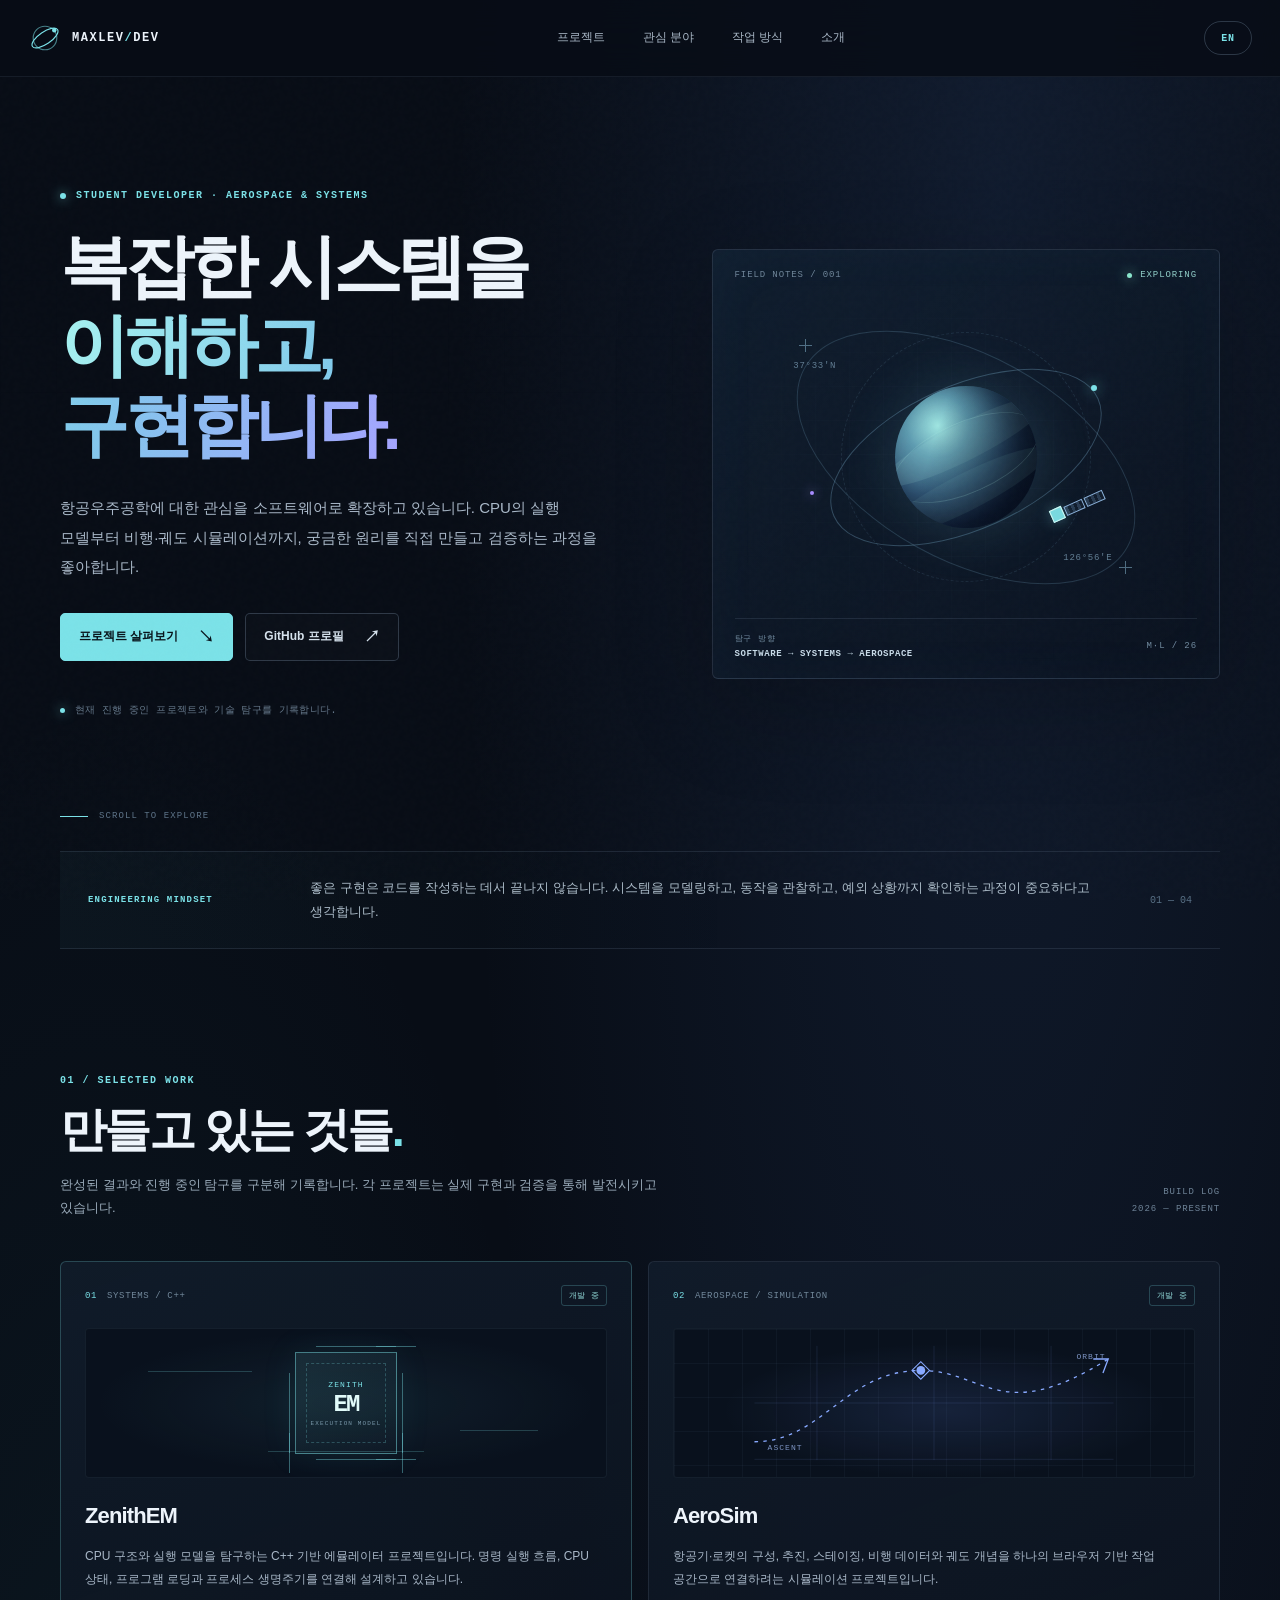
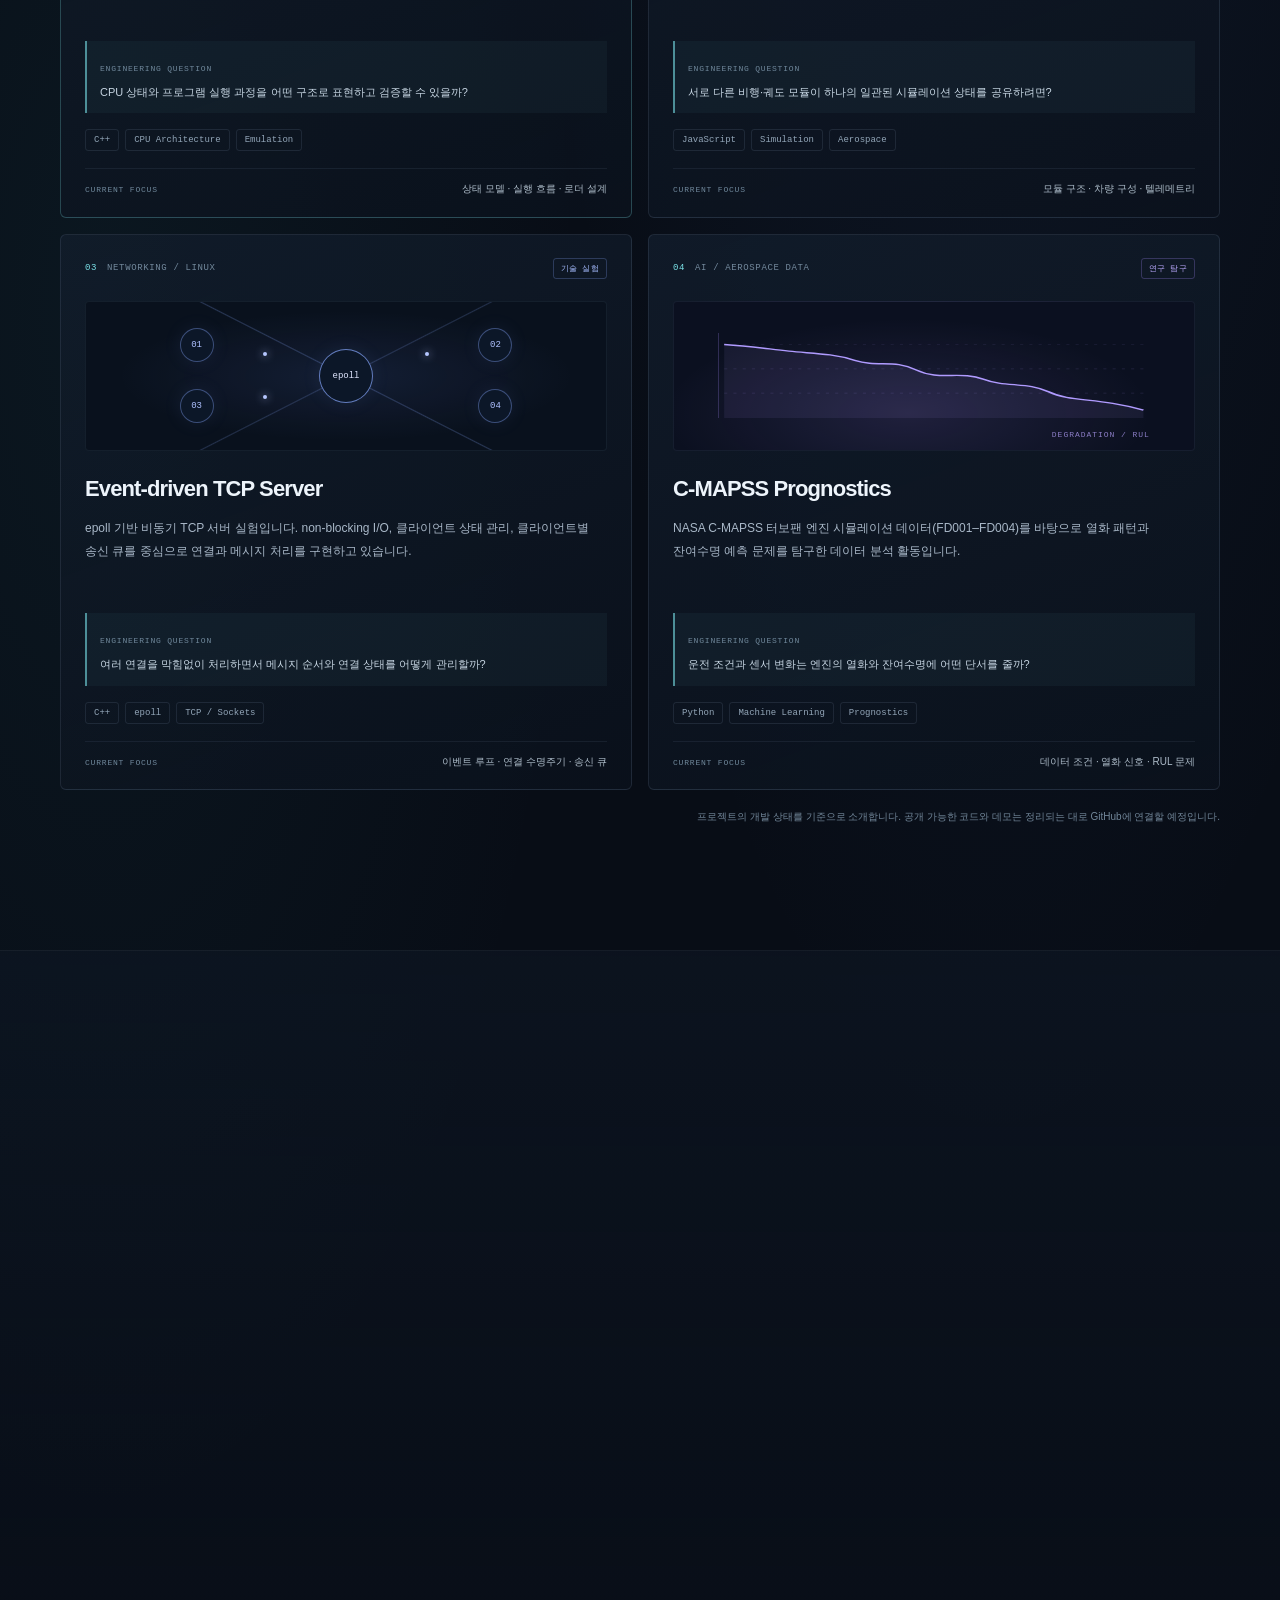
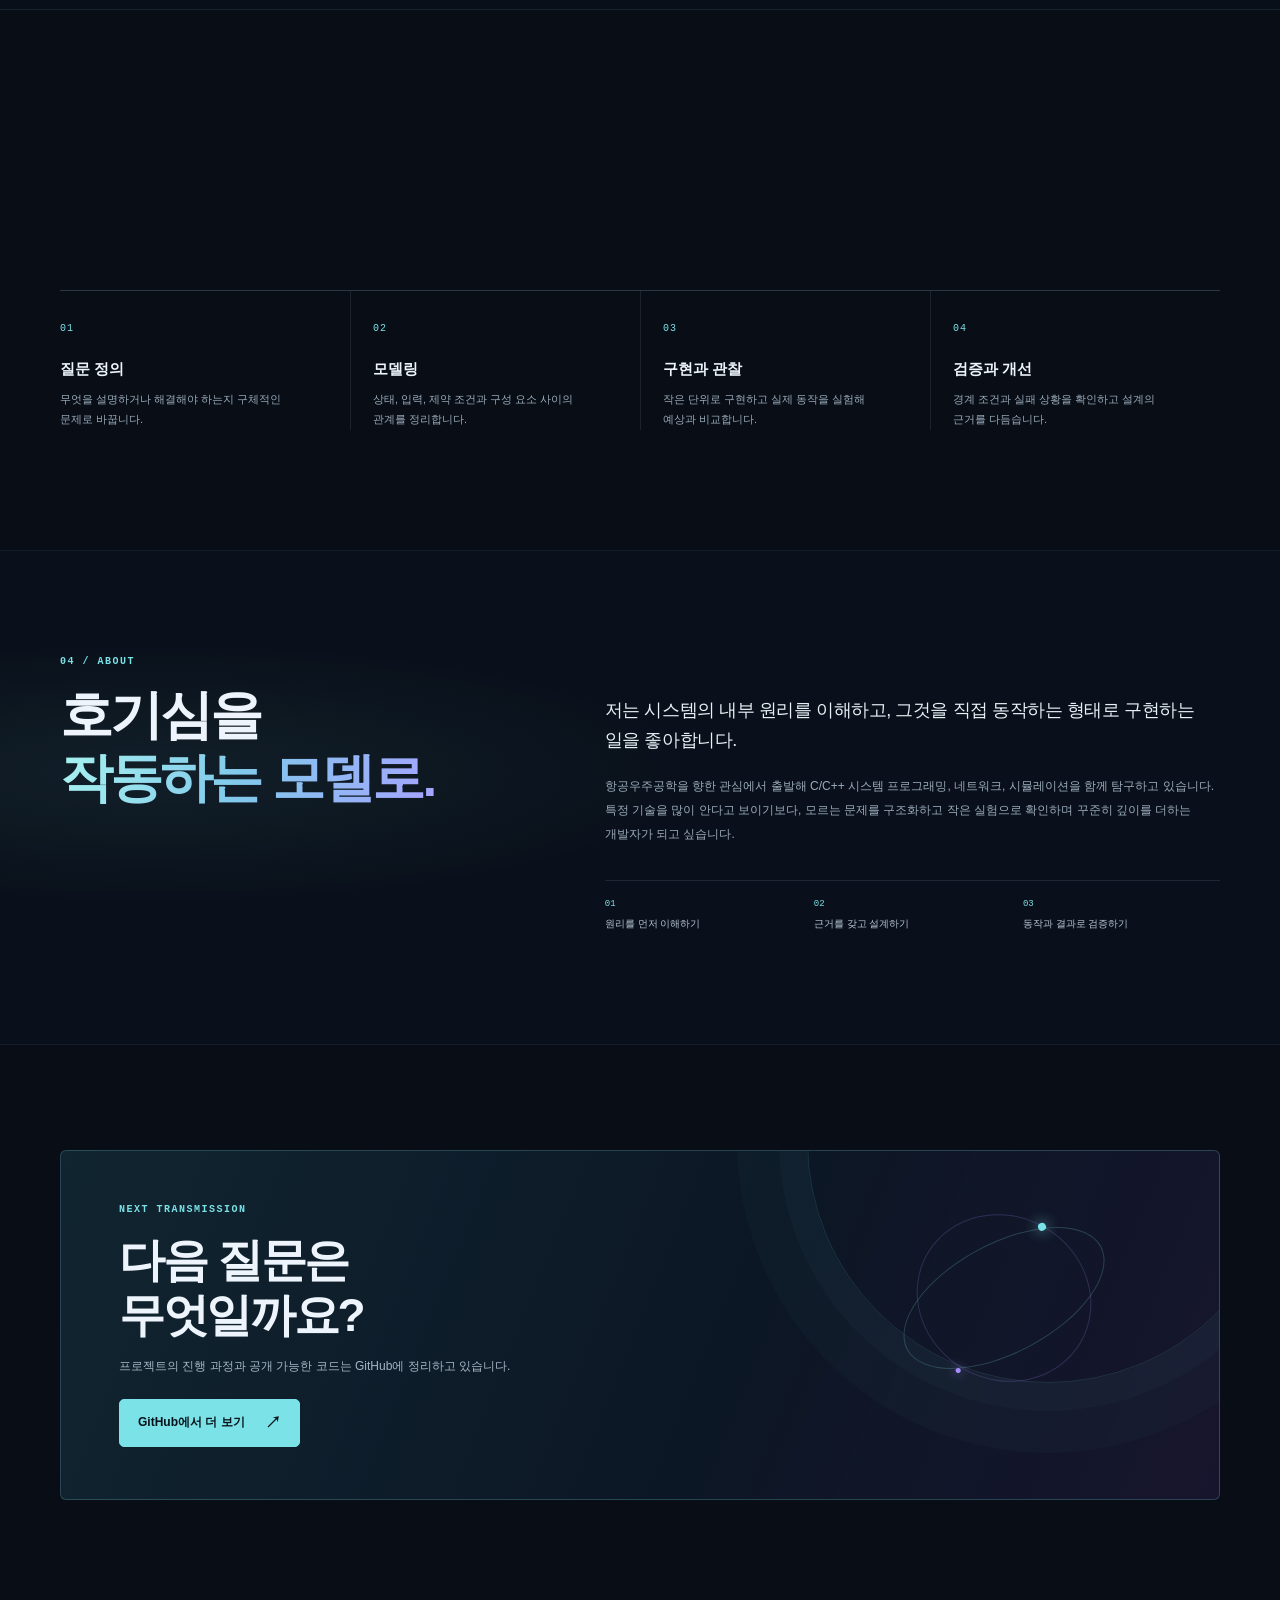
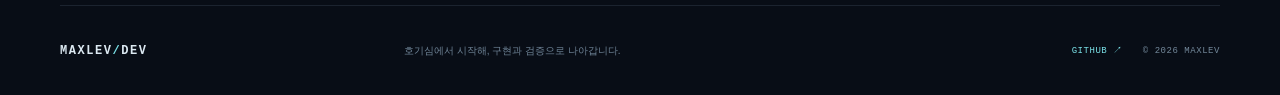
<file: index.html>
<!doctype html>
<html lang="ko">
<head>
  <meta charset="utf-8">
  <meta name="viewport" content="width=device-width, initial-scale=1">
  <meta name="theme-color" content="#080d16">
  <meta name="description" content="MaxLev — Student developer exploring aerospace engineering, systems programming, and simulation.">
  <meta property="og:type" content="website">
  <meta property="og:title" content="MaxLev — Systems, Software & Aerospace">
  <meta property="og:description" content="A portfolio of engineering projects, experiments, and ideas in progress.">
  <meta property="og:url" content="https://maxlevdev.github.io/maxlevdev/">
  <title>MaxLev — Systems, Software & Aerospace</title>
  <link rel="icon" type="image/svg+xml" href="./favicon.svg">
  <link rel="stylesheet" href="./styles.css">
  <script src="./script.js" defer></script>
</head>
<body>
  <div class="site-noise" aria-hidden="true"></div>
  <header class="site-header">
    <div class="header-inner">
      <a class="brand" href="#top" aria-label="MaxLev home">
        <span class="brand-mark" aria-hidden="true">
          <svg viewBox="0 0 36 36" fill="none">
            <circle cx="18" cy="18" r="12.5" stroke="currentColor" stroke-width="1.2" opacity=".55"/>
            <ellipse cx="18" cy="18" rx="16" ry="6.5" transform="rotate(-34 18 18)" stroke="currentColor" stroke-width="1.2"/>
            <circle cx="27.8" cy="9.8" r="2.3" fill="currentColor"/>
          </svg>
        </span>
        <span class="brand-name">MAXLEV<span class="brand-slash">/</span>DEV</span>
      </a>
      <nav class="main-nav" aria-label="Main navigation">
        <a href="#work" data-copy="nav-work">프로젝트</a>
        <a href="#focus" data-copy="nav-focus">관심 분야</a>
        <a href="#approach" data-copy="nav-approach">작업 방식</a>
        <a href="#about" data-copy="nav-about">소개</a>
      </nav>
      <button class="language-toggle" id="languageToggle" type="button" aria-label="Switch language">EN</button>
    </div>
  </header>

  <main id="top">
    <section class="hero section-shell">
      <div class="hero-copy reveal">
        <p class="eyebrow"><span class="eyebrow-dot"></span><span data-copy="hero-eyebrow">STUDENT DEVELOPER · AEROSPACE & SYSTEMS</span></p>
        <h1><span data-copy="hero-line-one">복잡한 시스템을</span><br><span class="gradient-text" data-copy="hero-line-two">이해하고, 구현합니다.</span></h1>
        <p class="hero-lead" data-copy="hero-lead">항공우주공학에 대한 관심을 소프트웨어로 확장하고 있습니다. CPU의 실행 모델부터 비행·궤도 시뮬레이션까지, 궁금한 원리를 직접 만들고 검증하는 과정을 좋아합니다.</p>
        <div class="hero-actions">
          <a class="button button-primary" href="#work"><span data-copy="hero-cta-work">프로젝트 살펴보기</span><span class="button-arrow" aria-hidden="true">↘</span></a>
          <a class="button button-quiet" href="https://github.com/maxlevdev" target="_blank" rel="noopener noreferrer"><span data-copy="hero-cta-github">GitHub 프로필</span><span class="external-mark" aria-hidden="true">↗</span></a>
        </div>
        <div class="hero-footnote"><span class="status-pulse"></span><span data-copy="hero-footnote">현재 진행 중인 프로젝트와 기술 탐구를 기록합니다.</span></div>
      </div>

      <div class="hero-visual reveal" aria-label="Abstract orbital engineering illustration">
        <div class="visual-topline"><span>FIELD NOTES / 001</span><span class="visual-live"><i></i> EXPLORING</span></div>
        <div class="orbital-stage">
          <div class="orbit orbit-a"></div><div class="orbit orbit-b"></div><div class="orbit orbit-c"></div>
          <div class="planet"><div class="planet-shade"></div><div class="planet-latitude"></div></div>
          <div class="orbit-node node-a"></div><div class="orbit-node node-b"></div>
          <div class="satellite"><span class="satellite-core"></span><span class="satellite-panel panel-left"></span><span class="satellite-panel panel-right"></span></div>
          <div class="crosshair crosshair-one"></div><div class="crosshair crosshair-two"></div>
          <span class="coordinate coordinate-one">37°33′N</span><span class="coordinate coordinate-two">126°56′E</span>
        </div>
        <div class="visual-bottom"><div><span class="visual-label" data-copy="visual-label">탐구 방향</span><strong data-copy="visual-value">SOFTWARE → SYSTEMS → AEROSPACE</strong></div><span class="visual-index">M·L / 26</span></div>
      </div>
      <div class="hero-scroll" aria-hidden="true"><span></span> SCROLL TO EXPLORE</div>
    </section>

    <section class="intro-strip section-shell reveal">
      <div class="strip-label" data-copy="strip-label">ENGINEERING MINDSET</div>
      <p data-copy="strip-copy">좋은 구현은 코드를 작성하는 데서 끝나지 않습니다. 시스템을 모델링하고, 동작을 관찰하고, 예외 상황까지 확인하는 과정이 중요하다고 생각합니다.</p>
      <span class="strip-index">01 — 04</span>
    </section>

    <section class="section-shell section-block" id="work">
      <div class="section-heading reveal">
        <div>
          <p class="eyebrow section-eyebrow">01 / SELECTED WORK</p>
          <h2><span data-copy="work-title">만들고 있는 것들</span><span class="heading-period">.</span></h2>
          <p class="section-description" data-copy="work-description">완성된 결과와 진행 중인 탐구를 구분해 기록합니다. 각 프로젝트는 실제 구현과 검증을 통해 발전시키고 있습니다.</p>
        </div>
        <div class="heading-side-note"><span>BUILD LOG</span><span>2026 — PRESENT</span></div>
      </div>

      <div class="project-grid">
        <article class="project-card project-card-featured reveal" data-category="systems">
          <div class="project-card-top"><span class="project-number">01</span><span class="project-domain">SYSTEMS / C++</span><span class="project-status" data-copy="status-development">개발 중</span></div>
          <div class="project-visual visual-cpu" aria-hidden="true">
            <div class="cpu-frame"><span class="cpu-pin pin-t"></span><span class="cpu-pin pin-r"></span><span class="cpu-pin pin-b"></span><span class="cpu-pin pin-l"></span><div class="cpu-chip"><span>ZENITH</span><strong>EM</strong><small>EXECUTION MODEL</small></div></div>
            <div class="cpu-trace trace-one"></div><div class="cpu-trace trace-two"></div><div class="cpu-trace trace-three"></div>
          </div>
          <h3>ZenithEM</h3>
          <p class="project-summary" data-copy="project-zenith-summary">CPU 구조와 실행 모델을 탐구하는 C++ 기반 에뮬레이터 프로젝트입니다. 명령 실행 흐름, CPU 상태, 프로그램 로딩과 프로세스 생명주기를 연결해 설계하고 있습니다.</p>
          <div class="project-question"><span data-copy="question-label">ENGINEERING QUESTION</span><p data-copy="project-zenith-question">CPU 상태와 프로그램 실행 과정을 어떤 구조로 표현하고 검증할 수 있을까?</p></div>
          <div class="tag-row"><span>C++</span><span>CPU Architecture</span><span>Emulation</span></div>
          <div class="project-card-bottom"><span data-copy="focus-label">CURRENT FOCUS</span><span data-copy="project-zenith-focus">상태 모델 · 실행 흐름 · 로더 설계</span></div>
        </article>

        <article class="project-card reveal" data-category="aerospace">
          <div class="project-card-top"><span class="project-number">02</span><span class="project-domain">AEROSPACE / SIMULATION</span><span class="project-status" data-copy="status-development">개발 중</span></div>
          <div class="project-visual visual-aero" aria-hidden="true">
            <div class="flight-grid"></div>
            <svg class="flight-path" viewBox="0 0 440 150" fill="none">
              <path d="M16 119C93 119 119 38 205 38C278 38 295 102 418 25" stroke="currentColor" stroke-width="1.5" stroke-dasharray="4 6"/>
              <path d="M16 139H424M16 75H424M87 10V140M220 10V140M353 10V140" stroke="currentColor" opacity=".13"/>
              <circle cx="205" cy="38" r="5" fill="currentColor"/><path d="M401 25L418 25L412 41" stroke="currentColor" stroke-width="1.5"/>
              <path d="M195 38L205 28L215 38L205 48Z" stroke="currentColor" stroke-width="1.2"/>
            </svg>
            <span class="flight-label label-a">ASCENT</span><span class="flight-label label-b">ORBIT</span>
          </div>
          <h3>AeroSim</h3>
          <p class="project-summary" data-copy="project-aero-summary">항공기·로켓의 구성, 추진, 스테이징, 비행 데이터와 궤도 개념을 하나의 브라우저 기반 작업 공간으로 연결하려는 시뮬레이션 프로젝트입니다.</p>
          <div class="project-question"><span data-copy="question-label">ENGINEERING QUESTION</span><p data-copy="project-aero-question">서로 다른 비행·궤도 모듈이 하나의 일관된 시뮬레이션 상태를 공유하려면?</p></div>
          <div class="tag-row"><span>JavaScript</span><span>Simulation</span><span>Aerospace</span></div>
          <div class="project-card-bottom"><span data-copy="focus-label">CURRENT FOCUS</span><span data-copy="project-aero-focus">모듈 구조 · 차량 구성 · 텔레메트리</span></div>
        </article>

        <article class="project-card reveal" data-category="systems">
          <div class="project-card-top"><span class="project-number">03</span><span class="project-domain">NETWORKING / LINUX</span><span class="project-status status-lab" data-copy="status-lab">기술 실험</span></div>
          <div class="project-visual visual-network" aria-hidden="true">
            <div class="network-lines"></div><div class="network-node network-center">epoll</div>
            <div class="network-node network-n1">01</div><div class="network-node network-n2">02</div><div class="network-node network-n3">03</div><div class="network-node network-n4">04</div>
            <span class="packet packet-one"></span><span class="packet packet-two"></span><span class="packet packet-three"></span>
          </div>
          <h3>Event-driven TCP Server</h3>
          <p class="project-summary" data-copy="project-server-summary">epoll 기반 비동기 TCP 서버 실험입니다. non-blocking I/O, 클라이언트 상태 관리, 클라이언트별 송신 큐를 중심으로 연결과 메시지 처리를 구현하고 있습니다.</p>
          <div class="project-question"><span data-copy="question-label">ENGINEERING QUESTION</span><p data-copy="project-server-question">여러 연결을 막힘없이 처리하면서 메시지 순서와 연결 상태를 어떻게 관리할까?</p></div>
          <div class="tag-row"><span>C++</span><span>epoll</span><span>TCP / Sockets</span></div>
          <div class="project-card-bottom"><span data-copy="focus-label">CURRENT FOCUS</span><span data-copy="project-server-focus">이벤트 루프 · 연결 수명주기 · 송신 큐</span></div>
        </article>

        <article class="project-card reveal" data-category="research">
          <div class="project-card-top"><span class="project-number">04</span><span class="project-domain">AI / AEROSPACE DATA</span><span class="project-status status-research" data-copy="status-research">연구 탐구</span></div>
          <div class="project-visual visual-data" aria-hidden="true">
            <div class="data-chart"><div class="chart-axis"></div>
              <svg viewBox="0 0 420 140" preserveAspectRatio="none">
                <path d="M6 19C34 22 47 26 69 30S110 33 133 45S171 43 193 61S236 62 258 76S301 80 322 97S370 106 414 127" stroke="currentColor" stroke-width="2.2" fill="none"/>
                <path d="M6 19C34 22 47 26 69 30S110 33 133 45S171 43 193 61S236 62 258 76S301 80 322 97S370 106 414 127L414 140L6 140Z" fill="currentColor" opacity=".08"/>
                <path d="M6 19H414M6 59H414M6 99H414" stroke="currentColor" opacity=".15" stroke-dasharray="3 6"/>
              </svg>
              <span class="chart-caption">DEGRADATION / RUL</span>
            </div>
          </div>
          <h3>C-MAPSS Prognostics</h3>
          <p class="project-summary" data-copy="project-cmapss-summary">NASA C-MAPSS 터보팬 엔진 시뮬레이션 데이터(FD001–FD004)를 바탕으로 열화 패턴과 잔여수명 예측 문제를 탐구한 데이터 분석 활동입니다.</p>
          <div class="project-question"><span data-copy="question-label">ENGINEERING QUESTION</span><p data-copy="project-cmapss-question">운전 조건과 센서 변화는 엔진의 열화와 잔여수명에 어떤 단서를 줄까?</p></div>
          <div class="tag-row"><span>Python</span><span>Machine Learning</span><span>Prognostics</span></div>
          <div class="project-card-bottom"><span data-copy="focus-label">RESEARCH FOCUS</span><span data-copy="project-cmapss-focus">데이터 조건 · 열화 신호 · RUL 문제</span></div>
        </article>
      </div>
      <p class="section-footnote" data-copy="work-footnote">프로젝트의 개발 상태를 기준으로 소개합니다. 공개 가능한 코드와 데모는 정리되는 대로 GitHub에 연결할 예정입니다.</p>
    </section>

    <section class="focus-section" id="focus">
      <div class="section-shell section-block">
        <div class="section-heading reveal">
          <div><p class="eyebrow section-eyebrow">02 / TECHNICAL INTERESTS</p><h2><span data-copy="focus-title">관심을 두고 있는 분야</span><span class="heading-period">.</span></h2><p class="section-description" data-copy="focus-description">서로 다른 분야를 연결해 복잡한 시스템을 이해하는 데 관심이 있습니다.</p></div>
        </div>
        <div class="focus-grid">
          <article class="focus-card reveal"><span class="focus-index">A / 01</span><div class="focus-icon icon-orbit" aria-hidden="true"><span></span><i></i></div><h3 data-copy="focus-a-title">Aerospace Engineering</h3><p data-copy="focus-a-copy">비행 역학, 추진 시스템, 로켓 동역학, 궤도 역학처럼 실제 물리 법칙이 움직임을 결정하는 분야.</p><div class="focus-topics"><span>Flight dynamics</span><span>Propulsion</span><span>Orbital mechanics</span></div></article>
          <article class="focus-card reveal"><span class="focus-index">S / 02</span><div class="focus-icon icon-chip" aria-hidden="true"><span></span><i></i></div><h3 data-copy="focus-s-title">Systems Programming</h3><p data-copy="focus-s-copy">메모리, 프로세스, 동시성, 네트워크 I/O 등 소프트웨어가 실제 시스템에서 동작하는 원리.</p><div class="focus-topics"><span>C / C++</span><span>Linux</span><span>Concurrency</span></div></article>
          <article class="focus-card reveal"><span class="focus-index">M / 03</span><div class="focus-icon icon-model" aria-hidden="true"><span></span><i></i></div><h3 data-copy="focus-m-title">Modeling & Simulation</h3><p data-copy="focus-m-copy">현상을 변수와 상태로 표현하고, 시뮬레이션과 데이터로 가설을 확인하는 공학적 접근.</p><div class="focus-topics"><span>Numerical models</span><span>Telemetry</span><span>Data analysis</span></div></article>
        </div>
      </div>
    </section>

    <section class="section-shell section-block approach-section" id="approach">
      <div class="section-heading reveal">
        <div><p class="eyebrow section-eyebrow">03 / HOW I WORK</p><h2><span data-copy="approach-title">질문에서 검증까지</span><span class="heading-period">.</span></h2><p class="section-description" data-copy="approach-description">새로운 주제를 배울 때도, 프로젝트를 구현할 때도 같은 흐름을 지키려고 합니다.</p></div>
        <div class="heading-side-note"><span>REPEATABLE PROCESS</span><span>01 → 04</span></div>
      </div>
      <div class="process-grid">
        <article class="process-step reveal"><span class="process-number">01</span><h3 data-copy="process-1-title">질문 정의</h3><p data-copy="process-1-copy">무엇을 설명하거나 해결해야 하는지 구체적인 문제로 바꿉니다.</p></article>
        <article class="process-step reveal"><span class="process-number">02</span><h3 data-copy="process-2-title">모델링</h3><p data-copy="process-2-copy">상태, 입력, 제약 조건과 구성 요소 사이의 관계를 정리합니다.</p></article>
        <article class="process-step reveal"><span class="process-number">03</span><h3 data-copy="process-3-title">구현과 관찰</h3><p data-copy="process-3-copy">작은 단위로 구현하고 실제 동작을 실험해 예상과 비교합니다.</p></article>
        <article class="process-step reveal"><span class="process-number">04</span><h3 data-copy="process-4-title">검증과 개선</h3><p data-copy="process-4-copy">경계 조건과 실패 상황을 확인하고 설계의 근거를 다듬습니다.</p></article>
      </div>
    </section>

    <section class="about-section" id="about">
      <div class="section-shell about-layout">
        <div class="about-heading reveal"><p class="eyebrow section-eyebrow">04 / ABOUT</p><h2><span data-copy="about-title-first">호기심을</span><br><span class="gradient-text" data-copy="about-title-second">작동하는 모델로.</span></h2></div>
        <div class="about-copy reveal">
          <p class="about-lead" data-copy="about-lead">저는 시스템의 내부 원리를 이해하고, 그것을 직접 동작하는 형태로 구현하는 일을 좋아합니다.</p>
          <p data-copy="about-body">항공우주공학을 향한 관심에서 출발해 C/C++ 시스템 프로그래밍, 네트워크, 시뮬레이션을 함께 탐구하고 있습니다. 특정 기술을 많이 안다고 보이기보다, 모르는 문제를 구조화하고 작은 실험으로 확인하며 꾸준히 깊이를 더하는 개발자가 되고 싶습니다.</p>
          <div class="about-values"><div><span>01</span><strong data-copy="value-1">원리를 먼저 이해하기</strong></div><div><span>02</span><strong data-copy="value-2">근거를 갖고 설계하기</strong></div><div><span>03</span><strong data-copy="value-3">동작과 결과로 검증하기</strong></div></div>
        </div>
      </div>
    </section>

    <section class="contact-section section-shell" id="contact">
      <div class="contact-panel reveal">
        <div class="contact-orbit" aria-hidden="true"><span></span><i></i></div>
        <p class="eyebrow">NEXT TRANSMISSION</p>
        <h2><span data-copy="contact-title-line-one">다음 질문은</span><br><span data-copy="contact-title-line-two">무엇일까요?</span></h2>
        <p data-copy="contact-copy">프로젝트의 진행 과정과 공개 가능한 코드는 GitHub에 정리하고 있습니다.</p>
        <a class="button button-primary" href="https://github.com/maxlevdev" target="_blank" rel="noopener noreferrer"><span data-copy="contact-cta">GitHub에서 더 보기</span><span class="button-arrow" aria-hidden="true">↗</span></a>
      </div>
    </section>
  </main>

  <footer class="site-footer section-shell">
    <a class="footer-brand" href="#top">MAXLEV<span>/</span>DEV</a>
    <p data-copy="footer-copy">호기심에서 시작해, 구현과 검증으로 나아갑니다.</p>
    <div class="footer-links"><a href="https://github.com/maxlevdev" target="_blank" rel="noopener noreferrer">GITHUB ↗</a><span>© 2026 MAXLEV</span></div>
  </footer>
</body>
</html>
</file>
<file: styles.css>
@charset "UTF-8";
:root {
  color-scheme: dark;
  --bg: #080d16;
  --line: rgba(160,188,216,.13);
  --line-strong: rgba(160,188,216,.24);
  --text: #edf4fb;
  --muted: #9aabba;
  --subtle: #647789;
  --cyan: #7be2e8;
  --blue: #88a9ff;
  --violet: #a88cff;
  --mono: ui-monospace,SFMono-Regular,Menlo,Monaco,Consolas,"Liberation Mono",monospace;
  --sans: Inter,Pretendard,-apple-system,BlinkMacSystemFont,"Segoe UI","Noto Sans KR",sans-serif
}

* {
  box-sizing: border-box
}

html {
  scroll-behavior: smooth;
  scroll-padding-top: 90px
}

body {
  margin: 0;
  min-width: 320px;
  background: radial-gradient(ellipse at 78% 4%,rgba(62,103,173,.16),transparent 34rem),radial-gradient(ellipse at 8% 39%,rgba(45,140,151,.08),transparent 30rem),var(--bg);
  color: var(--text);
  font-family: var(--sans);
  line-height: 1.65;
  -webkit-font-smoothing: antialiased
}

body::before {
  content: "";
  position: fixed;
  inset: 0;
  z-index: -1;
  pointer-events: none;
  opacity: .2;
  background-image: linear-gradient(rgba(145,174,205,.045) 1px,transparent 1px),linear-gradient(90deg,rgba(145,174,205,.045) 1px,transparent 1px);
  background-size: 56px 56px;
  mask-image: linear-gradient(to bottom,black,transparent 78%)
}

a {
  color: inherit;
  text-decoration: none
}

button {
  font: inherit
}

::selection {
  color: #061018;
  background: var(--cyan)
}

.site-noise {
  position: fixed;
  inset: 0;
  z-index: 5;
  pointer-events: none;
  opacity: .035;
  background-image: url("data:image/svg+xml,%3Csvg viewBox='0 0 180 180' xmlns='http://www.w3.org/2000/svg'%3E%3Cfilter id='n'%3E%3CfeTurbulence type='fractalNoise' baseFrequency='.92' numOctaves='3' stitchTiles='stitch'/%3E%3C/filter%3E%3Crect width='100%25' height='100%25' filter='url(%23n)' opacity='.48'/%3E%3C/svg%3E")
}

.section-shell {
  width: min(1160px,calc(100% - 64px));
  margin-inline: auto
}

.site-header {
  position: sticky;
  top: 0;
  z-index: 20;
  border-bottom: 1px solid rgba(160,188,216,.09);
  background: rgba(8,13,22,.83);
  backdrop-filter: blur(18px)
}

.header-inner {
  width: min(1240px,calc(100% - 56px));
  min-height: 76px;
  margin: auto;
  display: flex;
  align-items: center;
  justify-content: space-between;
  gap: 28px
}

.brand {
  display: inline-flex;
  align-items: center;
  gap: 10px;
  min-width: 170px
}

.brand-mark {
  display: inline-flex;
  width: 34px;
  height: 34px;
  color: var(--cyan)
}

.brand-mark svg {
  width: 100%;
  height: 100%
}

.brand-name,.footer-brand {
  font: 700 12px/1 var(--mono);
  letter-spacing: .13em
}

.brand-slash,.footer-brand span {
  color: var(--cyan)
}

.main-nav {
  display: flex;
  align-items: center;
  gap: clamp(18px,3vw,38px)
}

.main-nav a {
  color: #aab8c7;
  font-size: 12px;
  transition: color .2s ease
}

.main-nav a:hover,.main-nav a:focus-visible {
  color: var(--cyan)
}

.language-toggle {
  min-width: 48px;
  min-height: 34px;
  padding: 0 10px;
  border: 1px solid var(--line-strong);
  border-radius: 999px;
  color: var(--cyan);
  background: transparent;
  font: 700 10px var(--mono);
  letter-spacing: .08em;
  cursor: pointer;
  transition: background .2s ease,border-color .2s ease
}

.language-toggle:hover {
  background: rgba(123,226,232,.08);
  border-color: var(--cyan)
}

.hero {
  position: relative;
  min-height: 690px;
  padding-top: 112px;
  padding-bottom: 112px;
  display: grid;
  grid-template-columns: minmax(0,1.05fr) minmax(360px,.95fr);
  align-items: center;
  gap: clamp(42px,7vw,100px)
}

.hero-copy {
  position: relative;
  z-index: 2;
  padding-bottom: 22px
}

.eyebrow {
  display: flex;
  align-items: center;
  gap: 10px;
  margin: 0 0 24px;
  color: var(--cyan);
  font: 600 10px/1.4 var(--mono);
  letter-spacing: .15em
}

.eyebrow-dot,.status-pulse {
  display: inline-block;
  width: 6px;
  height: 6px;
  border-radius: 50%;
  background: var(--cyan);
  box-shadow: 0 0 12px rgba(123,226,232,.8)
}

.hero h1 {
  max-width: 690px;
  margin: 0;
  font-size: clamp(43px,5.4vw,72px);
  line-height: 1.15;
  letter-spacing: -.065em;
  font-weight: 750;
  word-break: keep-all
}

.gradient-text {
  color: transparent;
  background: linear-gradient(105deg,#a7f2f0 0%,#81c9eb 48%,#a5a4ff 100%);
  -webkit-background-clip: text;
  background-clip: text
}

.hero-lead {
  max-width: 590px;
  margin: 28px 0 0;
  color: #aab9c9;
  font-size: 15px;
  line-height: 1.95;
  word-break: keep-all
}

.hero-actions {
  display: flex;
  flex-wrap: wrap;
  align-items: center;
  gap: 12px;
  margin-top: 32px
}

.button {
  display: inline-flex;
  align-items: center;
  justify-content: center;
  gap: 20px;
  min-height: 48px;
  padding: 0 18px;
  border-radius: 5px;
  font-size: 12px;
  font-weight: 650;
  transition: transform .2s ease,background .2s ease,border-color .2s ease
}

.button:hover {
  transform: translateY(-2px)
}

.button-primary {
  color: #07131a;
  background: var(--cyan);
  border: 1px solid var(--cyan)
}

.button-primary:hover {
  background: #a3f5f1
}

.button-quiet {
  color: #d6e2ed;
  border: 1px solid var(--line-strong);
  background: rgba(255,255,255,.015)
}

.button-quiet:hover {
  border-color: rgba(123,226,232,.55);
  background: rgba(123,226,232,.06)
}

.button-arrow,.external-mark {
  font-size: 16px;
  line-height: 1
}

.hero-footnote {
  display: flex;
  align-items: center;
  gap: 10px;
  margin-top: 42px;
  color: var(--subtle);
  font: 10px var(--mono);
  letter-spacing: .035em
}

.status-pulse {
  width: 5px;
  height: 5px
}

.hero-visual {
  position: relative;
  min-height: 430px;
  border: 1px solid rgba(160,188,216,.16);
  border-radius: 6px;
  overflow: hidden;
  background: linear-gradient(145deg,rgba(17,32,49,.8),rgba(10,17,29,.66));
  box-shadow: 0 28px 100px rgba(0,0,0,.2),inset 0 0 60px rgba(93,139,190,.035)
}

.hero-visual::before {
  content: "";
  position: absolute;
  inset: 0;
  opacity: .25;
  background-image: linear-gradient(rgba(145,174,205,.12) 1px,transparent 1px),linear-gradient(90deg,rgba(145,174,205,.12) 1px,transparent 1px);
  background-size: 34px 34px;
  mask-image: radial-gradient(ellipse,black,transparent 78%)
}

.visual-topline,.visual-bottom {
  position: absolute;
  left: 22px;
  right: 22px;
  z-index: 3;
  display: flex;
  align-items: center;
  justify-content: space-between;
  color: #70869a;
  font: 9px var(--mono);
  letter-spacing: .1em
}

.visual-topline {
  top: 20px
}

.visual-live {
  display: flex;
  align-items: center;
  gap: 8px;
  color: #91cfc9
}

.visual-live i {
  width: 5px;
  height: 5px;
  display: inline-block;
  border-radius: 50%;
  background: #8be5cc;
  box-shadow: 0 0 12px #8be5cc
}

.orbital-stage {
  position: absolute;
  inset: 48px 10px 62px;
  display: grid;
  place-items: center
}

.planet {
  position: absolute;
  width: 142px;
  aspect-ratio: 1;
  overflow: hidden;
  border-radius: 50%;
  background: radial-gradient(circle at 30% 28%,#9fe5e1 0,#5d9bb0 22%,#315777 48%,#182b4a 72%,#101d34 100%);
  box-shadow: 0 0 55px rgba(104,196,218,.19),inset -20px -10px 28px rgba(2,8,18,.52)
}

.planet::before,.planet::after {
  content: "";
  position: absolute;
  width: 130%;
  height: 26%;
  left: -15%;
  border-radius: 50%;
  background: rgba(170,232,222,.13);
  transform: rotate(-27deg)
}

.planet::before {
  top: 26%
}

.planet::after {
  top: 62%;
  opacity: .5
}

.planet-shade {
  position: absolute;
  inset: 0;
  border-radius: 50%;
  background: linear-gradient(108deg,transparent 30%,rgba(4,11,25,.15) 46%,rgba(2,8,20,.68) 100%)
}

.planet-latitude {
  position: absolute;
  inset: 25% -5%;
  border-block: 1px solid rgba(170,232,222,.18);
  border-radius: 50%;
  transform: rotate(-24deg)
}

.orbit {
  position: absolute;
  border: 1px solid rgba(133,188,218,.31);
  border-radius: 50%
}

.orbit-a {
  width: 290px;
  height: 145px;
  transform: rotate(-24deg)
}

.orbit-b {
  width: 370px;
  height: 205px;
  transform: rotate(29deg);
  border-color: rgba(133,188,218,.2)
}

.orbit-c {
  width: 250px;
  height: 250px;
  border-style: dashed;
  border-color: rgba(133,188,218,.13)
}

.orbit-node {
  position: absolute;
  width: 6px;
  height: 6px;
  border-radius: 50%;
  background: var(--cyan);
  box-shadow: 0 0 14px rgba(123,226,232,.9)
}

.node-a {
  transform: translate(128px,-69px)
}

.node-b {
  width: 4px;
  height: 4px;
  transform: translate(-154px,36px);
  background: var(--violet);
  box-shadow: 0 0 12px var(--violet)
}

.satellite {
  position: absolute;
  display: flex;
  align-items: center;
  gap: 2px;
  transform: translate(112px,48px) rotate(-24deg)
}

.satellite-core {
  width: 13px;
  height: 13px;
  border: 1px solid #d3f8f3;
  background: #79d9df;
  box-shadow: 0 0 14px rgba(123,226,232,.4)
}

.satellite-panel {
  width: 20px;
  height: 10px;
  border: 1px solid #8cb3dc;
  background: repeating-linear-gradient(90deg,rgba(132,177,223,.24) 0 3px,rgba(132,177,223,.04) 3px 6px)
}

.crosshair {
  position: absolute;
  width: 13px;
  height: 13px;
  opacity: .55
}

.crosshair::before,.crosshair::after {
  content: "";
  position: absolute;
  background: #84b4cf
}

.crosshair::before {
  width: 1px;
  height: 13px;
  left: 6px
}

.crosshair::after {
  height: 1px;
  width: 13px;
  top: 6px
}

.crosshair-one {
  transform: translate(-160px,-112px)
}

.crosshair-two {
  transform: translate(160px,110px)
}

.coordinate {
  position: absolute;
  color: #637f94;
  font: 9px var(--mono);
  letter-spacing: .08em
}

.coordinate-one {
  transform: translate(-151px,-91px)
}

.coordinate-two {
  transform: translate(122px,101px)
}

.visual-bottom {
  bottom: 19px;
  padding-top: 14px;
  border-top: 1px solid rgba(160,188,216,.12)
}

.visual-bottom div {
  display: flex;
  flex-direction: column;
  gap: 5px
}

.visual-label {
  color: #718a9f;
  font-size: 8px
}

.visual-bottom strong {
  color: #c9dce9;
  font: 600 9px var(--mono);
  letter-spacing: .06em
}

.visual-index {
  color: #718a9f
}

.hero-scroll {
  position: absolute;
  bottom: 30px;
  left: 0;
  display: flex;
  align-items: center;
  gap: 11px;
  color: #5e7489;
  font: 9px var(--mono);
  letter-spacing: .12em
}

.hero-scroll span {
  width: 28px;
  height: 1px;
  background: var(--cyan)
}

.intro-strip {
  display: grid;
  grid-template-columns: 190px 1fr auto;
  gap: 32px;
  align-items: center;
  padding: 24px 28px;
  border-block: 1px solid var(--line);
  background: linear-gradient(90deg,rgba(123,226,232,.035),transparent 60%)
}

.strip-label {
  color: var(--cyan);
  font: 600 9px var(--mono);
  letter-spacing: .13em
}

.intro-strip p {
  margin: 0;
  color: #adbdca;
  font-size: 13px;
  line-height: 1.85;
  word-break: keep-all
}

.strip-index {
  color: #587085;
  font: 10px var(--mono)
}

.section-block {
  padding-top: 125px;
  padding-bottom: 125px
}

.section-heading {
  display: flex;
  align-items: end;
  justify-content: space-between;
  gap: 30px;
  margin-bottom: 42px
}

.section-eyebrow {
  margin-bottom: 14px
}

.section-heading h2,.about-heading h2 {
  margin: 0;
  font-size: clamp(31px,4vw,47px);
  line-height: 1.2;
  letter-spacing: -.055em;
  word-break: keep-all
}

.heading-period {
  color: var(--cyan)
}

.section-description {
  max-width: 610px;
  margin: 14px 0 0;
  color: var(--muted);
  font-size: 13px;
  line-height: 1.8;
  word-break: keep-all
}

.heading-side-note {
  display: flex;
  flex-direction: column;
  align-items: end;
  gap: 7px;
  padding-bottom: 5px;
  color: #6f8498;
  font: 9px var(--mono);
  letter-spacing: .1em;
  white-space: nowrap
}

.project-grid {
  display: grid;
  grid-template-columns: repeat(2,minmax(0,1fr));
  gap: 16px
}

.project-card {
  position: relative;
  min-width: 0;
  padding: 23px 24px 19px;
  border: 1px solid var(--line);
  border-radius: 6px;
  background: linear-gradient(160deg,rgba(18,29,44,.82),rgba(11,18,29,.78));
  transition: transform .25s ease,border-color .25s ease,background .25s ease
}

.project-card:hover {
  transform: translateY(-4px);
  border-color: rgba(123,226,232,.34);
  background: linear-gradient(160deg,rgba(22,37,54,.9),rgba(12,20,32,.9))
}

.project-card-featured {
  border-color: rgba(123,226,232,.25)
}

.project-card-top {
  display: flex;
  align-items: center;
  gap: 10px;
  min-width: 0;
  color: #73899c;
  font: 9px var(--mono);
  letter-spacing: .07em
}

.project-number {
  color: var(--cyan)
}

.project-domain {
  overflow: hidden;
  text-overflow: ellipsis;
  white-space: nowrap
}

.project-status {
  flex: 0 0 auto;
  margin-left: auto;
  padding: 4px 7px;
  border: 1px solid rgba(123,226,232,.23);
  border-radius: 3px;
  color: #92d9d8;
  font: 8px var(--mono);
  letter-spacing: .04em
}

.status-lab {
  border-color: rgba(136,169,255,.25);
  color: #a7bcff
}

.status-research {
  border-color: rgba(168,140,255,.26);
  color: #bbaaff
}

.project-visual {
  position: relative;
  height: 150px;
  margin: 22px 0 20px;
  overflow: hidden;
  border: 1px solid rgba(155,183,209,.08);
  border-radius: 4px;
  background: rgba(4,10,19,.42)
}

.project-card h3 {
  margin: 0;
  font-size: 22px;
  letter-spacing: -.04em
}

.project-summary {
  min-height: 80px;
  margin: 10px 0 16px;
  color: #a9b8c8;
  font-size: 12px;
  line-height: 1.9;
  word-break: keep-all
}

.project-question {
  padding: 12px 13px;
  border-left: 2px solid rgba(123,226,232,.58);
  background: rgba(123,226,232,.045)
}

.project-question>span,.project-card-bottom>span:first-child {
  color: #71899c;
  font: 8px var(--mono);
  letter-spacing: .1em
}

.project-question p {
  margin: 4px 0 0;
  color: #c7d6e3;
  font-size: 11px;
  line-height: 1.65;
  word-break: keep-all
}

.tag-row {
  display: flex;
  flex-wrap: wrap;
  gap: 6px;
  margin-top: 16px
}

.tag-row span {
  padding: 5px 8px;
  border: 1px solid rgba(151,179,206,.13);
  border-radius: 3px;
  color: #93a6b8;
  font: 9px var(--mono)
}

.project-card-bottom {
  display: flex;
  flex-wrap: wrap;
  align-items: baseline;
  justify-content: space-between;
  gap: 8px;
  margin-top: 17px;
  padding-top: 12px;
  border-top: 1px solid rgba(151,179,206,.09)
}

.project-card-bottom>span:last-child {
  color: #aebdca;
  font-size: 10px;
  text-align: right
}

.section-footnote {
  margin: 18px 0 0;
  color: #72879a;
  font-size: 10px;
  line-height: 1.7;
  text-align: right
}

.visual-cpu {
  display: grid;
  place-items: center;
  background: radial-gradient(ellipse,rgba(82,157,173,.1),transparent 68%),#09111d
}

.cpu-frame {
  position: relative;
  width: 102px;
  height: 102px;
  display: grid;
  place-items: center;
  border: 1px solid rgba(123,226,232,.48);
  background: linear-gradient(145deg,rgba(123,226,232,.11),rgba(123,226,232,.02));
  box-shadow: 0 0 38px rgba(74,195,205,.08)
}

.cpu-frame::before {
  content: "";
  position: absolute;
  inset: 10px;
  border: 1px dashed rgba(123,226,232,.25)
}

.cpu-chip {
  display: flex;
  flex-direction: column;
  align-items: center;
  color: var(--cyan);
  font: 8px var(--mono);
  letter-spacing: .14em
}

.cpu-chip strong {
  margin: 2px 0;
  color: #e1fbfa;
  font: 700 24px var(--mono);
  letter-spacing: -.08em
}

.cpu-chip small {
  color: #7998aa;
  font-size: 6px
}

.cpu-pin {
  position: absolute;
  display: block;
  background: rgba(123,226,232,.4)
}

.pin-t,.pin-b {
  left: 20px;
  right: 20px;
  height: 1px
}

.pin-t {
  top: -7px;
  box-shadow: 20px 0 rgba(123,226,232,.4),40px 0 rgba(123,226,232,.4)
}

.pin-b {
  bottom: -7px;
  box-shadow: 20px 0 rgba(123,226,232,.4),40px 0 rgba(123,226,232,.4)
}

.pin-l,.pin-r {
  top: 20px;
  bottom: 20px;
  width: 1px
}

.pin-l {
  left: -7px;
  box-shadow: 0 20px rgba(123,226,232,.4),0 40px rgba(123,226,232,.4)
}

.pin-r {
  right: -7px;
  box-shadow: 0 20px rgba(123,226,232,.4),0 40px rgba(123,226,232,.4)
}

.cpu-trace {
  position: absolute;
  height: 1px;
  background: rgba(123,226,232,.22)
}

.trace-one {
  width: 20%;
  left: 12%;
  top: 28%
}

.trace-two {
  width: 15%;
  right: 13%;
  top: 68%
}

.trace-three {
  width: 30%;
  left: 35%;
  bottom: 17%
}

.visual-aero {
  background: radial-gradient(ellipse at 52% 55%,rgba(110,148,255,.13),transparent 58%),#09111d
}

.flight-grid {
  position: absolute;
  inset: 0;
  background-image: linear-gradient(rgba(134,167,216,.13) 1px,transparent 1px),linear-gradient(90deg,rgba(134,167,216,.13) 1px,transparent 1px);
  background-size: 34px 34px;
  opacity: .42
}

.flight-path {
  position: absolute;
  inset: 8px 0;
  width: 100%;
  height: calc(100% - 16px);
  color: #88a9ff
}

.flight-label {
  position: absolute;
  color: #7e95c4;
  font: 8px var(--mono);
  letter-spacing: .13em
}

.label-a {
  left: 18%;
  bottom: 17%
}

.label-b {
  right: 17%;
  top: 15%
}

.visual-network {
  background: radial-gradient(ellipse,rgba(115,140,255,.1),transparent 62%),#09111d
}

.network-lines {
  position: absolute;
  inset: 0;
  background: linear-gradient(27deg,transparent 49.7%,rgba(136,169,255,.24) 50%,transparent 50.3%),linear-gradient(153deg,transparent 49.7%,rgba(136,169,255,.2) 50%,transparent 50.3%)
}

.network-node {
  position: absolute;
  display: grid;
  place-items: center;
  width: 34px;
  height: 34px;
  border: 1px solid rgba(136,169,255,.38);
  border-radius: 50%;
  color: #afc1ff;
  background: #0c1728;
  font: 9px var(--mono);
  box-shadow: 0 0 20px rgba(136,169,255,.08)
}

.network-center {
  width: 54px;
  height: 54px;
  left: calc(50% - 27px);
  top: calc(50% - 27px);
  border-color: rgba(136,169,255,.7);
  color: #e1e7ff
}

.network-n1 {
  left: 18%;
  top: 18%
}

.network-n2 {
  right: 18%;
  top: 18%
}

.network-n3 {
  left: 18%;
  bottom: 18%
}

.network-n4 {
  right: 18%;
  bottom: 18%
}

.packet {
  position: absolute;
  width: 4px;
  height: 4px;
  border-radius: 50%;
  background: #b6c7ff;
  box-shadow: 0 0 9px #b6c7ff
}

.packet-one {
  left: 34%;
  top: 34%
}

.packet-two {
  right: 34%;
  top: 34%
}

.packet-three {
  left: 34%;
  bottom: 34%
}

.visual-data {
  display: grid;
  place-items: center;
  background: radial-gradient(ellipse at 45% 75%,rgba(168,140,255,.13),transparent 60%),#0b1020
}

.data-chart {
  position: relative;
  width: 83%;
  height: 85px;
  color: #b09bff
}

.data-chart svg {
  position: absolute;
  inset: 0;
  width: 100%;
  height: 100%;
  overflow: visible
}

.chart-axis {
  position: absolute;
  inset: 0 auto 0 0;
  width: 1px;
  background: rgba(168,140,255,.24)
}

.chart-caption {
  position: absolute;
  right: 0;
  bottom: -21px;
  color: #8b7dc5;
  font: 8px var(--mono);
  letter-spacing: .12em
}

.focus-section {
  border-block: 1px solid rgba(160,188,216,.08);
  background: linear-gradient(180deg,rgba(14,23,36,.62),rgba(11,18,29,.35))
}

.focus-section .section-block {
  padding-top: 112px;
  padding-bottom: 112px
}

.focus-grid {
  display: grid;
  grid-template-columns: repeat(3,minmax(0,1fr));
  gap: 15px
}

.focus-card {
  min-height: 270px;
  padding: 22px;
  border: 1px solid var(--line);
  border-radius: 5px;
  background: rgba(9,16,27,.55)
}

.focus-index {
  color: #698195;
  font: 9px var(--mono);
  letter-spacing: .1em
}

.focus-icon {
  position: relative;
  display: grid;
  place-items: center;
  width: 45px;
  height: 45px;
  margin: 25px 0 17px;
  border: 1px solid rgba(123,226,232,.24);
  border-radius: 50%;
  color: var(--cyan)
}

.icon-orbit::before,.icon-orbit::after {
  content: "";
  position: absolute;
  width: 29px;
  height: 12px;
  border: 1px solid currentColor;
  border-radius: 50%;
  transform: rotate(40deg)
}

.icon-orbit::after {
  transform: rotate(-40deg);
  opacity: .55
}

.icon-orbit span {
  width: 5px;
  height: 5px;
  border-radius: 50%;
  background: currentColor
}

.icon-chip {
  border-radius: 7px
}

.icon-chip::before {
  content: "";
  width: 19px;
  height: 19px;
  border: 1px solid currentColor;
  box-shadow: inset 0 0 0 4px rgba(123,226,232,.06)
}

.icon-chip::after {
  content: "";
  position: absolute;
  inset: 7px;
  background: repeating-linear-gradient(90deg,transparent 0 5px,rgba(123,226,232,.45) 5px 6px)
}

.icon-model::before {
  content: "";
  position: absolute;
  width: 23px;
  height: 17px;
  border-bottom: 1px solid currentColor;
  border-left: 1px solid currentColor;
  transform: skewY(-22deg)
}

.icon-model::after {
  content: "";
  position: absolute;
  width: 21px;
  height: 1px;
  background: currentColor;
  transform: rotate(-31deg) translate(1px,-3px);
  box-shadow: 0 0 7px currentColor
}

.focus-card h3 {
  margin: 0;
  font-size: 16px;
  letter-spacing: -.025em
}

.focus-card p {
  margin: 10px 0 17px;
  color: var(--muted);
  font-size: 11px;
  line-height: 1.8;
  word-break: keep-all
}

.focus-topics {
  display: flex;
  flex-wrap: wrap;
  gap: 6px
}

.focus-topics span {
  color: #87a0b5;
  font: 9px var(--mono)
}

.focus-topics span+span::before {
  content: "·";
  margin-right: 6px;
  color: #587085
}

.approach-section {
  padding-top: 116px;
  padding-bottom: 120px
}

.process-grid {
  display: grid;
  grid-template-columns: repeat(4,1fr);
  border-top: 1px solid var(--line-strong)
}

.process-step {
  position: relative;
  padding: 22px 22px 0 0
}

.process-step+.process-step {
  padding-left: 22px;
  border-left: 1px solid var(--line)
}

.process-number {
  color: var(--cyan);
  font: 10px var(--mono);
  letter-spacing: .1em
}

.process-step h3 {
  margin: 18px 0 7px;
  font-size: 15px
}

.process-step p {
  max-width: 230px;
  margin: 0;
  color: var(--muted);
  font-size: 11px;
  line-height: 1.85;
  word-break: keep-all
}

.about-section {
  padding: 104px 0 112px;
  border-block: 1px solid rgba(160,188,216,.08);
  background: radial-gradient(ellipse at 12% 45%,rgba(123,226,232,.07),transparent 34rem),rgba(13,21,33,.5)
}

.about-layout {
  display: grid;
  grid-template-columns: .85fr 1.15fr;
  gap: 90px;
  align-items: start
}

.about-heading h2 {
  font-size: clamp(36px,4.3vw,53px)
}

.about-copy {
  max-width: 650px;
  padding-top: 40px
}

.about-lead {
  margin: 0 0 18px;
  color: #e5f1f5;
  font-size: 18px;
  line-height: 1.7;
  letter-spacing: -.025em;
  word-break: keep-all
}

.about-copy>p:not(.about-lead) {
  margin: 0;
  color: var(--muted);
  font-size: 12px;
  line-height: 2;
  word-break: keep-all
}

.about-values {
  display: grid;
  grid-template-columns: repeat(3,1fr);
  gap: 12px;
  margin-top: 34px;
  padding-top: 18px;
  border-top: 1px solid var(--line)
}

.about-values div {
  display: flex;
  flex-direction: column;
  gap: 7px
}

.about-values span {
  color: var(--cyan);
  font: 9px var(--mono)
}

.about-values strong {
  color: #b7c7d3;
  font-size: 10px;
  font-weight: 550
}

.contact-section {
  padding-top: 105px;
  padding-bottom: 105px
}

.contact-panel {
  position: relative;
  min-height: 300px;
  padding: 52px 58px;
  overflow: hidden;
  border: 1px solid rgba(123,226,232,.22);
  border-radius: 6px;
  background: linear-gradient(112deg,rgba(18,39,51,.92),rgba(13,24,39,.9) 58%,rgba(29,25,54,.72))
}

.contact-panel::before {
  content: "";
  position: absolute;
  width: 480px;
  height: 480px;
  right: -70px;
  top: -250px;
  border: 1px solid rgba(123,226,232,.13);
  border-radius: 50%;
  box-shadow: 0 0 0 28px rgba(123,226,232,.025),0 0 0 70px rgba(123,226,232,.02)
}

.contact-panel .eyebrow {
  margin-bottom: 16px
}

.contact-panel h2 {
  position: relative;
  z-index: 1;
  margin: 0;
  font-size: clamp(32px,4vw,46px);
  line-height: 1.2;
  letter-spacing: -.05em
}

.contact-panel>p:not(.eyebrow) {
  position: relative;
  z-index: 1;
  max-width: 460px;
  margin: 13px 0 23px;
  color: #a4b7c6;
  font-size: 12px
}

.contact-panel .button {
  position: relative;
  z-index: 1
}

.contact-orbit {
  position: absolute;
  width: 220px;
  height: 110px;
  right: 105px;
  top: 92px;
  border: 1px solid rgba(123,226,232,.22);
  border-radius: 50%;
  transform: rotate(-28deg)
}

.contact-orbit::before {
  content: "";
  position: absolute;
  inset: -28px 20px;
  border: 1px solid rgba(168,140,255,.2);
  border-radius: 50%;
  transform: rotate(58deg)
}

.contact-orbit span {
  position: absolute;
  width: 8px;
  height: 8px;
  top: 5px;
  right: 38px;
  border-radius: 50%;
  background: var(--cyan);
  box-shadow: 0 0 14px var(--cyan)
}

.contact-orbit i {
  position: absolute;
  width: 5px;
  height: 5px;
  bottom: 9px;
  left: 32px;
  border-radius: 50%;
  background: var(--violet);
  box-shadow: 0 0 12px var(--violet)
}

.site-footer {
  display: grid;
  grid-template-columns: 1fr 2fr auto;
  align-items: center;
  gap: 20px;
  min-height: 90px;
  border-top: 1px solid var(--line)
}

.footer-brand {
  color: #dce9f2
}

.site-footer>p {
  margin: 0;
  color: #6f8497;
  font-size: 10px
}

.footer-links {
  display: flex;
  align-items: center;
  gap: 20px;
  color: #73889a;
  font: 9px var(--mono);
  letter-spacing: .06em
}

.footer-links a {
  color: var(--cyan)
}

.footer-links a:hover {
  color: #c2ffff
}

.reveal {
  opacity: 1;
  transform: none
}

.js-ready .reveal {
  opacity: 0;
  transform: translateY(14px);
  transition: opacity .65s ease,transform .65s ease
}

.js-ready .reveal.is-visible {
  opacity: 1;
  transform: translateY(0)
}

@media(max-width:900px) {
  .hero {
    grid-template-columns: 1fr;
    gap: 42px;
    padding-top: 88px;
    padding-bottom: 100px
  }
  .hero-copy {
    max-width: 760px
  }
  .hero-visual {
    width: min(100%,620px);
    min-height: 390px;
    justify-self: center
  }
  .hero-scroll {
    bottom: 30px
  }
  .about-layout {
    gap: 45px
  }
  .contact-orbit {
    right: 40px
  }

}

@media(max-width:680px) {
  html {
    scroll-padding-top: 75px
  }
  .section-shell {
    width: min(100% - 36px,540px)
  }
  .header-inner {
    width: calc(100% - 32px);
    min-height: 66px;
    gap: 10px
  }
  .brand {
    min-width: 0;
    gap: 7px
  }
  .brand-mark {
    width: 29px;
    height: 29px
  }
  .brand-name {
    font-size: 10px
  }
  .main-nav {
    gap: 12px
  }
  .main-nav a {
    font-size: 10px
  }
  .main-nav a:nth-child(3) {
    display: none
  }
  .language-toggle {
    min-width: 42px;
    min-height: 31px;
    font-size: 9px
  }
  .hero {
    min-height: 0;
    padding-top: 75px;
    padding-bottom: 85px;
    gap: 35px
  }
  .eyebrow {
    font-size: 8px
  }
  .hero h1 {
    font-size: clamp(39px,10.2vw,58px)
  }
  .hero-lead {
    margin-top: 21px;
    font-size: 13px
  }
  .hero-actions {
    margin-top: 25px
  }
  .button {
    min-height: 45px;
    padding-inline: 14px;
    gap: 13px;
    font-size: 11px
  }
  .hero-footnote {
    margin-top: 27px;
    font-size: 9px;
    line-height: 1.6
  }
  .hero-visual {
    min-height: 330px
  }
  .planet {
    width: 112px
  }
  .orbit-a {
    width: 235px;
    height: 119px
  }
  .orbit-b {
    width: 300px;
    height: 165px
  }
  .orbit-c {
    width: 200px;
    height: 200px
  }
  .satellite {
    transform: translate(91px,40px) rotate(-24deg) scale(.85)
  }
  .node-a {
    transform: translate(104px,-55px)
  }
  .node-b {
    transform: translate(-123px,30px)
  }
  .coordinate-one {
    transform: translate(-121px,-80px)
  }
  .coordinate-two {
    transform: translate(101px,85px)
  }
  .visual-bottom {
    left: 15px;
    right: 15px;
    bottom: 14px
  }
  .visual-bottom strong {
    font-size: 8px
  }
  .visual-topline {
    left: 15px;
    right: 15px;
    top: 15px;
    font-size: 8px
  }
  .hero-scroll {
    bottom: 25px;
    font-size: 8px
  }
  .intro-strip {
    grid-template-columns: 1fr auto;
    gap: 10px 16px;
    padding: 19px 0
  }
  .strip-label {
    grid-column: 1/-1
  }
  .intro-strip p {
    font-size: 11px
  }
  .strip-index {
    align-self: end;
    font-size: 8px
  }
  .section-block,.focus-section .section-block {
    padding-top: 82px;
    padding-bottom: 82px
  }
  .section-heading {
    align-items: start;
    margin-bottom: 28px
  }
  .section-heading h2,.about-heading h2 {
    font-size: clamp(30px,8vw,39px)
  }
  .section-description {
    font-size: 11px
  }
  .heading-side-note {
    display: none
  }
  .project-grid {
    grid-template-columns: 1fr;
    gap: 12px
  }
  .project-card {
    padding: 18px 17px 16px
  }
  .project-visual {
    height: 135px;
    margin: 17px 0
  }
  .project-summary {
    min-height: 0;
    font-size: 11px
  }
  .project-card h3 {
    font-size: 20px
  }
  .section-footnote {
    text-align: left;
    font-size: 9px
  }
  .focus-grid {
    grid-template-columns: 1fr;
    gap: 10px
  }
  .focus-card {
    min-height: 0;
    padding: 19px
  }
  .focus-icon {
    margin: 18px 0 13px
  }
  .focus-card p {
    max-width: 480px
  }
  .approach-section {
    padding-top: 82px;
    padding-bottom: 86px
  }
  .process-grid {
    grid-template-columns: repeat(2,1fr);
    row-gap: 24px
  }
  .process-step {
    padding: 18px 14px 0 0
  }
  .process-step+.process-step {
    padding-left: 14px
  }
  .process-step:nth-child(3) {
    padding-left: 0;
    border-left: 0
  }
  .process-step h3 {
    margin-top: 12px;
    font-size: 13px
  }
  .process-step p {
    font-size: 10px
  }
  .about-section {
    padding: 80px 0
  }
  .about-layout {
    grid-template-columns: 1fr;
    gap: 15px
  }
  .about-copy {
    padding-top: 12px
  }
  .about-lead {
    font-size: 16px
  }
  .about-copy>p:not(.about-lead) {
    font-size: 11px
  }
  .about-values {
    gap: 8px;
    margin-top: 26px
  }
  .about-values strong {
    font-size: 9px
  }
  .contact-section {
    padding-top: 70px;
    padding-bottom: 70px
  }
  .contact-panel {
    min-height: 290px;
    padding: 35px 25px
  }
  .contact-panel h2 {
    font-size: 35px
  }
  .contact-panel>p:not(.eyebrow) {
    max-width: 300px;
    font-size: 11px
  }
  .contact-orbit {
    right: -100px;
    top: 100px;
    opacity: .6
  }
  .site-footer {
    grid-template-columns: 1fr auto;
    gap: 12px;
    padding-top: 22px;
    padding-bottom: 22px
  }
  .site-footer>p {
    grid-column: 1/-1;
    grid-row: 2;
    font-size: 9px
  }
  .footer-links {
    gap: 12px;
    font-size: 8px
  }

}

@media(max-width:390px) {
  .main-nav {
    gap: 8px
  }
  .main-nav a {
    font-size: 9px
  }
  .brand-name {
    letter-spacing: .08em
  }
  .hero h1 {
    font-size: 37px
  }
  .project-card-top {
    gap: 7px
  }
  .project-domain {
    font-size: 8px
  }
  .project-status {
    padding: 3px 5px;
    font-size: 7px
  }
  .footer-links {
    flex-direction: column;
    align-items: end;
    gap: 5px
  }

}

@media(prefers-reduced-motion:reduce) {
  *,*::before,*::after {
    scroll-behavior: auto!important;
    animation-duration: .01ms!important;
    animation-iteration-count: 1!important;
    transition-duration: .01ms!important
  }
  .js-ready .reveal {
    opacity: 1;
    transform: none
  }

}
</file>
